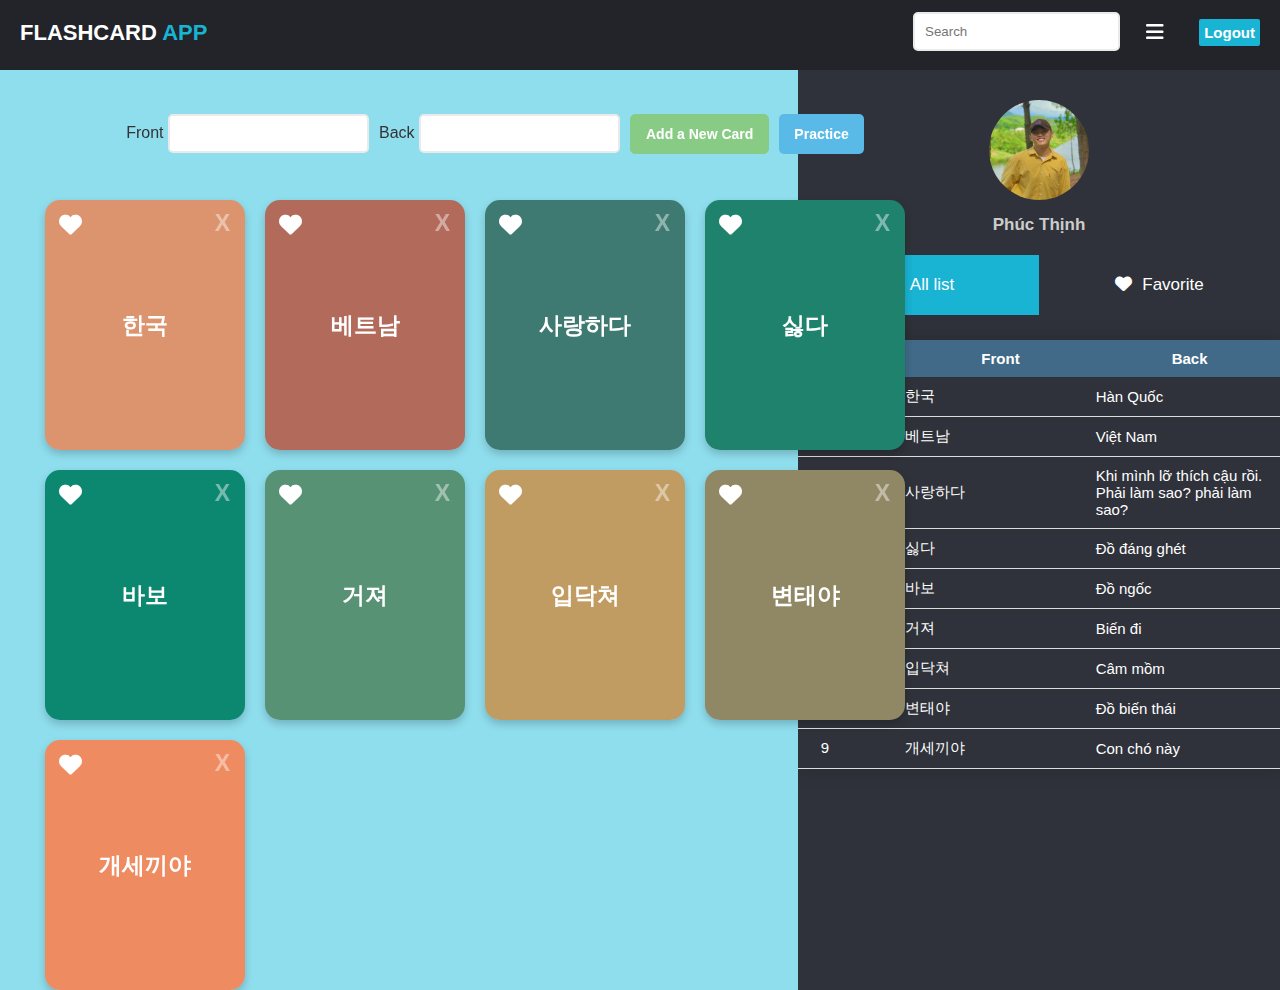
<file: Desktop/Codegym/CaseStudy/Flashcard-App/index.htm>
<!DOCTYPE html>
<html lang="en" dir="ltr">

<head>
  <meta charset="utf-8">
  <title>Flascard App</title>
  <link rel="shortcut icon" href="https://assets.materialup.com/uploads/53cce34d-ffa3-4b59-a4a1-ef695bcdda5b/preview" />
  <link rel="stylesheet" href="styles.css">
  <link rel="stylesheet" href="https://cdnjs.cloudflare.com/ajax/libs/font-awesome/6.1.1/css/all.min.css">
</head>

<body>

  <input type="checkbox" id="check">
  <!--header area start-->
  <header>
    <p value=""></p>
    <div class="left_area">
      <h3>Flashcard <span>App</span></h3>
    </div>
    <div class="right_area">
      <!--Search area start-->
      <div class="search-wrapper">
        <input type="search" id="search" placeholder="Search" data-search>
      </div>
      <!--Search area end-->

      <label for="check">
        <i class="fas fa-bars" id="sidebar_btn"></i>
      </label>
      <a href="#" class="logout_btn">Logout</a>
    </div>
  </header>
  <!--header area end-->

  <!--sidebar start-->
  
  <div class="sidebar">
    <center>
      <img
        src="avatar.jpeg"
        class="profile_image" alt="">
      <h4>Phúc Thịnh</h4>
    </center>
    <div class="sidebar-selector">
      <a href="#" onclick="showListCard()" id="allListSelector"><i class="fa-solid fa-list"></i><span>All list</span></a>
      <a href="#" onclick="showFavoriteListCards()" id="favoriteListSelector"><i class="fa-solid fa-heart"></i><span>Favorite</span></a>
    </div>
    <table style="border: 1px; color: white;" id="tablebAllList">
      <thead>
        <tr>
          <td><input class="check-box" type="checkbox"></td>
          <th style="padding-left: 16px;">Id</th>
          <th>Front</th>
          <th>Back</th>
        </tr>
        
      </thead>

      <tbody id="tbAllList">
    </table>

    <table style="border: 1px; color: white;" id="tableFavoriteList">
      <thead>
        <tr>
          <td><input class="check-box" type="checkbox"></td>
          <th style="padding-left: 16px;">Id</th>
          <th>Front</th>
          <th>Back</th>
        </tr>
      </thead>
  
      <tbody id="tbFavoriteList">
        
      </tbody>
  
    </table>

    
  </div>

  <!--sidebar end-->

  <!--content start-->

  <div class="content">

    <div class="flashcard-form">
      <label for="front">Front
        <input type="text" id="front">
      </label>
      <label for="back">Back
        <input type="text" id="back">
      </label>
      <button onclick="createCard()">Add a New Card</button>
      <button class="make-practice" onclick="makePractice()" id="btn-practice" style="background-color: #59bae7; border: none">Practice</button>
      <button class="make-practice d-none"  onclick="removePractice()" id="btn-reset" style="background-color: #cb8484; border: #cb8484;">Reset</button>
      
    </div>

    <div class="container">
      
    </div> 

    
  </div>

    
  </div>

   <!--content end-->

   <!--Practice area start-->

  

   <!--Practice area end-->

 

<script src="script.js"></script>
</body>

</html>
</file>
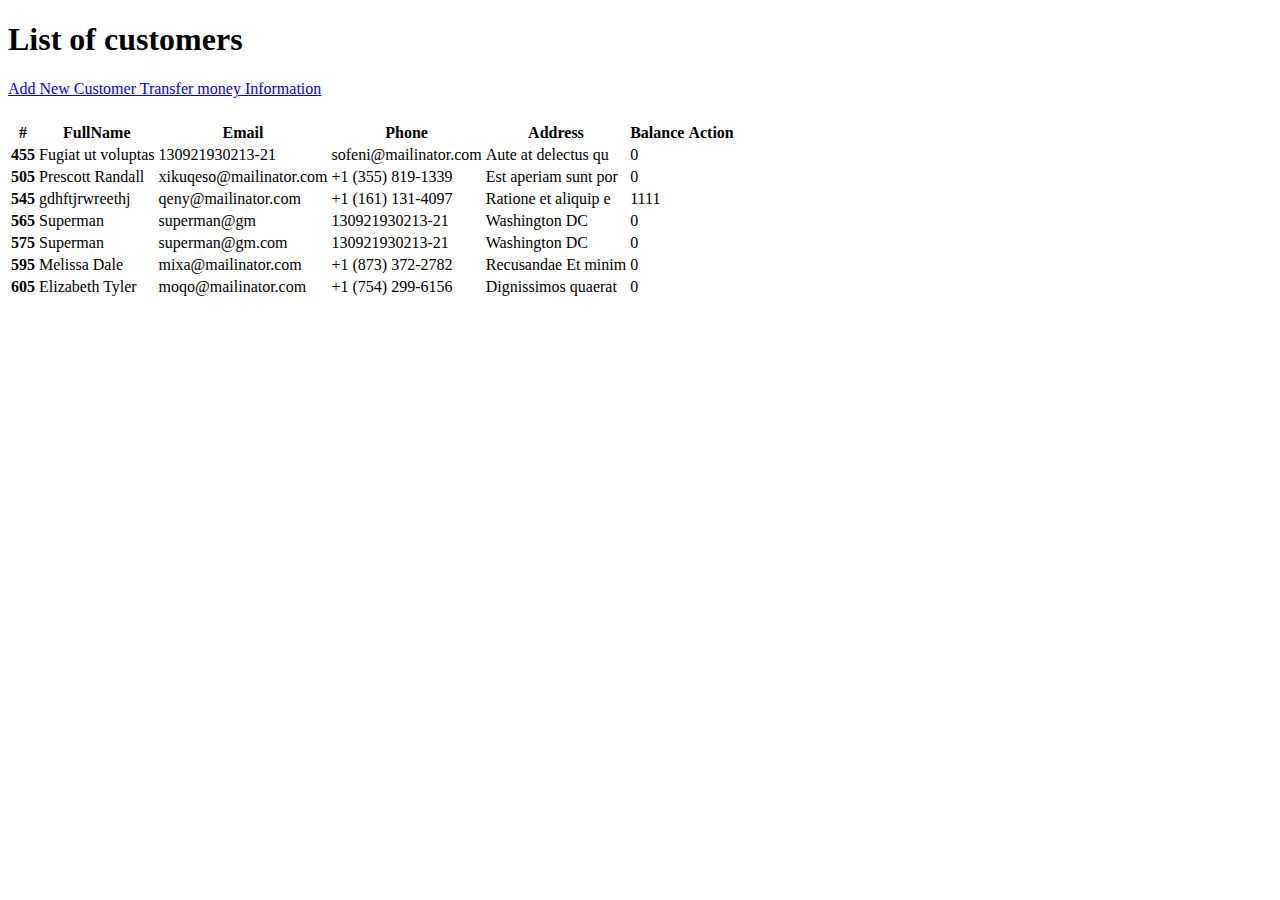
<file: Desktop/Codegym/Module3/Bootstrap/bank-customers/index.html>
<!DOCTYPE html>
<html lang="en">

<head>
    <meta charset="UTF-8">
    <meta http-equiv="X-UA-Compatible" content="IE=edge">
    <meta name="viewport" content="width=device-width, initial-scale=1.0">
    <link rel="shortcut icon" href="./img/logo.png" type="image/x-icon" />
    <title>Document</title>
    <link rel="stylesheet" href="https://cdnjs.cloudflare.com/ajax/libs/font-awesome/6.1.1/css/all.min.css" integrity="sha512-KfkfwYDsLkIlwQp6LFnl8zNdLGxu9YAA1QvwINks4PhcElQSvqcyVLLD9aMhXd13uQjoXtEKNosOWaZqXgel0g==" crossorigin="anonymous" referrerpolicy="no-referrer" />
    <link rel="stylesheet" href="https://cdn.jsdelivr.net/npm/bootstrap@4.6.1/dist/css/bootstrap.min.css" integrity="sha384-zCbKRCUGaJDkqS1kPbPd7TveP5iyJE0EjAuZQTgFLD2ylzuqKfdKlfG/eSrtxUkn" crossorigin="anonymous">
    <script src="https://cdn.jsdelivr.net/npm/bootstrap@4.6.1/dist/js/bootstrap.bundle.min.js" integrity="sha384-fQybjgWLrvvRgtW6bFlB7jaZrFsaBXjsOMm/tB9LTS58ONXgqbR9W8oWht/amnpF" crossorigin="anonymous"> </script>
    <link rel="stylesheet" href="./css/style.css">
</head>

<body>
    <div class="container">
        <div class="row align-items-center bg-primary" style="height: 100px;">
            <div class="col-md-7">
                <h1 class="text-white">List of customers</h1>
            </div>
            <div class="col-md-5">
                <a href="/html/add-customer.html" class="btn btn-outline-light">
                    <i class="fa fa-plus-square-o" aria-hidden="true"></i>
                    <span>Add New Customer</span>
                </a>
                <a href="/html/transfer-infos.html" class="btn btn-outline-light">
                    <i class="fa fa-history" aria-hidden="true"></i>
                    <span>Transfer money Information</span>
                </a>
            </div>
        </div>
        <div class="row">
            <table class="table table-hover">
                <thead class="bg-success text-white">
                    <tr>
                        <th>#</th>
                        <th>FullName</th>
                        <th>Email</th>
                        <th>Phone</th>
                        <th>Address</th>
                        <th>Balance</th>
                        <th colspan="5">Action</th>
                    </tr>
                </thead>
                <tbody id="tb-customers">
                </tbody>
            </table>


        </div>
    </div>

    <script src="./js/customers-banking.js"></script>
</body>

</html>
</file>
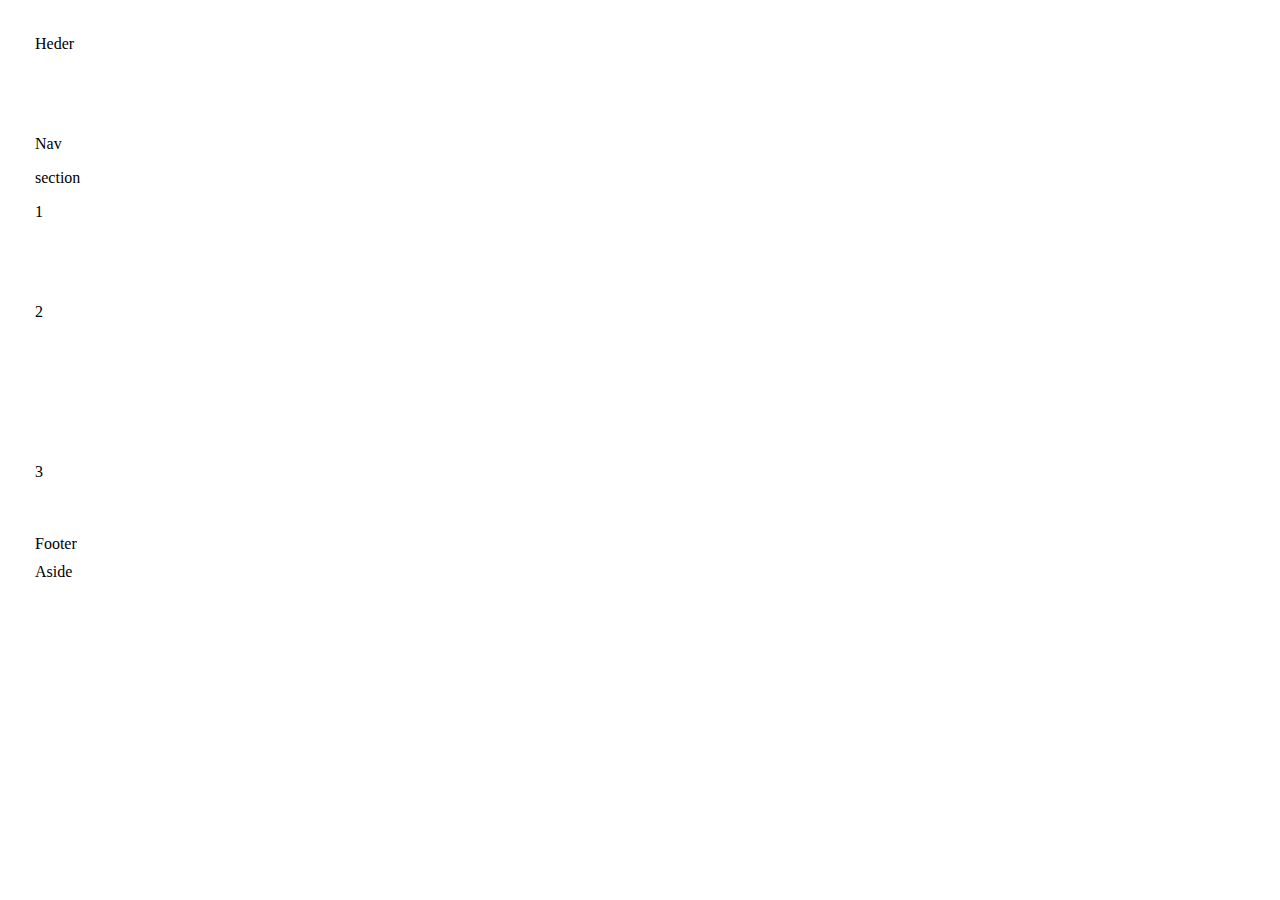
<file: Desktop/Codegym/Module3/Bootstrap/other/grid.html>
<!DOCTYPE html>
<html lang="en">
<head>
    <meta charset="UTF-8">
    <meta http-equiv="X-UA-Compatible" content="IE=edge">
    <meta name="viewport" content="width=device-width, initial-scale=1.0">
    <title>Document</title>
    <link rel="stylesheet" href="https://cdn.jsdelivr.net/npm/bootstrap@4.6.1/dist/css/bootstrap.min.css" integrity="sha384-zCbKRCUGaJDkqS1kPbPd7TveP5iyJE0EjAuZQTgFLD2ylzuqKfdKlfG/eSrtxUkn" crossorigin="anonymous">
    <style>
        body {
            margin: 35px;
        }
        .my-row{
            height: 400px;
        }
        .my-col{
            height: 100px;
        }
    </style>
</head>
<body>
    <div class="container-fluid">
        <!-- <div class="row">
            <div class="col-lg-2 bg-primary">
                <p>col-md3</p>
            </div>
            <div class="col-lg-3 bg-success">
                <p>col-md3</p>
            </div>
            <div class="col-lg-7 bg-warning">
                <p>col-md3</p>
            </div>
        </div> -->

        <!-- <div class="row my-row">
            <div class="col-md-4 col-sm-6 bg-primary">
                Row 1 Col 1
            </div>
            <div class="col-md-8 col-sm-6 bg-warning">
                Row 1 Col 2
            </div>
        </div>

        <div class="row my-row justify-content-between align-items-stretch">
            <div class="col-4  bg-danger order-12">
                Row 2 Col 1
            </div>
            <div class="col-4 offset-md-2 bg-info align-self-start order-2">
                Row 2 Col 2
            </div>
        </div> -->
    </div>

    <div class="container">
        <div class="row my-row">
            <div class="col-12 bg-primary my-col">Heder</div>
            <div class="col-12 bg-info">
                <div class="row my-row">
                    <div class="col-3 bg-danger">Nav</div>
                    <div class="col-6 bg-light">
                        <div class="row ">
                            <p>section</p>
                            <div class="col-12 bg-secondary" style="height: 100px;">1</div>
                            <div class="col-12 bg-light" style="height: 160px;">2</div>
                            <div class="col-12 bg-secondary" style="height: 100px;">3</div>
                        </div>
                    </div>
                    <div class="col-3 bg-danger">Aside</div>
                </div>
            </div>
            <div class="col-12 bg-warning my-col">Footer</div>
        </div>
    </div>
    



    <script src="https://cdn.jsdelivr.net/npm/bootstrap@4.6.1/dist/js/bootstrap.bundle.min.js" integrity="sha384-fQybjgWLrvvRgtW6bFlB7jaZrFsaBXjsOMm/tB9LTS58ONXgqbR9W8oWht/amnpF" crossorigin="anonymous"></script>
    <script src="https://cdn.jsdelivr.net/npm/jquery@3.5.1/dist/jquery.slim.min.js" integrity="sha384-DfXdz2htPH0lsSSs5nCTpuj/zy4C+OGpamoFVy38MVBnE+IbbVYUew+OrCXaRkfj" crossorigin="anonymous"></script>
    <script src="https://cdn.jsdelivr.net/npm/popper.js@1.16.1/dist/umd/popper.min.js" integrity="sha384-9/reFTGAW83EW2RDu2S0VKaIzap3H66lZH81PoYlFhbGU+6BZp6G7niu735Sk7lN" crossorigin="anonymous"></script>
    <script src="https://cdn.jsdelivr.net/npm/bootstrap@4.6.1/dist/js/bootstrap.min.js" integrity="sha384-VHvPCCyXqtD5DqJeNxl2dtTyhF78xXNXdkwX1CZeRusQfRKp+tA7hAShOK/B/fQ2" crossorigin="anonymous"></script>
    
</body>
</html>
</file>
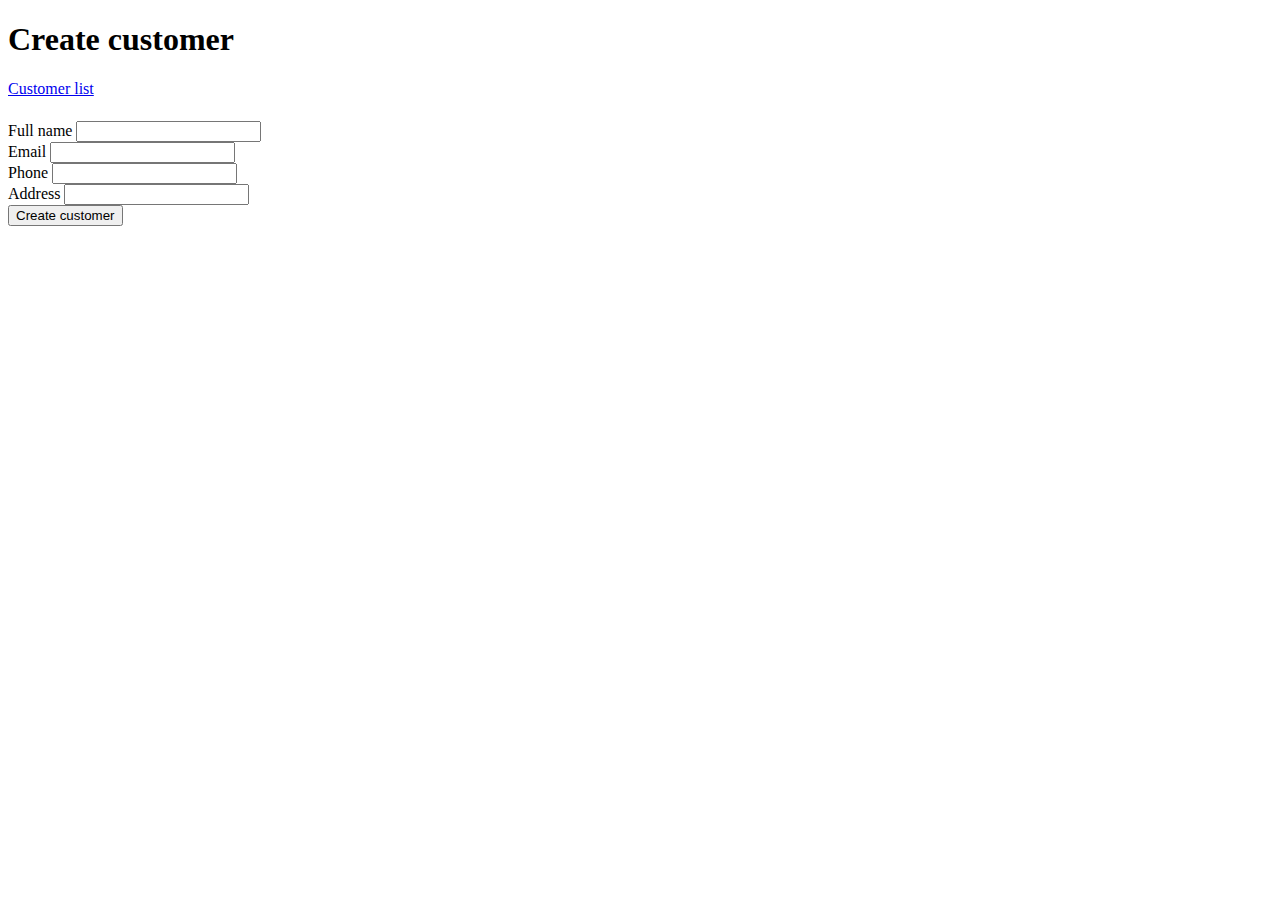
<file: Desktop/Codegym/Module3/Bootstrap/bank-customers/html/add-customer.html>
<!DOCTYPE html>
<html lang="en">
<head>
    <meta charset="UTF-8">
    <meta http-equiv="X-UA-Compatible" content="IE=edge">
    <meta name="viewport" content="width=device-width, initial-scale=1.0">
    <link rel="shortcut icon" href="/img/logo.png" type="image/x-icon" />
    <title>Create customer</title>
    <link rel="stylesheet" href="https://cdnjs.cloudflare.com/ajax/libs/font-awesome/6.1.1/css/all.min.css" integrity="sha512-KfkfwYDsLkIlwQp6LFnl8zNdLGxu9YAA1QvwINks4PhcElQSvqcyVLLD9aMhXd13uQjoXtEKNosOWaZqXgel0g==" crossorigin="anonymous" referrerpolicy="no-referrer" />
    <link rel="stylesheet" href="https://cdn.jsdelivr.net/npm/bootstrap@4.6.1/dist/css/bootstrap.min.css" integrity="sha384-zCbKRCUGaJDkqS1kPbPd7TveP5iyJE0EjAuZQTgFLD2ylzuqKfdKlfG/eSrtxUkn" crossorigin="anonymous">
    <script src="https://cdn.jsdelivr.net/npm/bootstrap@4.6.1/dist/js/bootstrap.bundle.min.js" integrity="sha384-fQybjgWLrvvRgtW6bFlB7jaZrFsaBXjsOMm/tB9LTS58ONXgqbR9W8oWht/amnpF" crossorigin="anonymous"> </script>
</head>
<body>
    <div class="container">
        <div class="row align-items-center bg-primary mb-4" style="height: 100px;">
            <div class="col-md-10">
                <h1 class="text-white">Create customer</h1>
            </div>
            <div class="col-md-2">
                <a href="/index.html" class="btn btn-outline-light">
                    <i class="fa fa-list" aria-hidden="true"></i>                
                    <span>Customer list</span>
                </a>
            </div>
        </div>
        <form action="">
            <div class="row mb-3">
                <div class="col-md-6 ">
                    <label for="updateFullname" class="font-weight-bold">Full name</label>
                    <input type="text" class="form-control" id="updateFullname">
                    
                </div>
                <div class="col-md-6">
                    <label for="updateEmail" class="font-weight-bold">Email</label>
                    <input type="email" class="form-control" id="updateEmail">
                </div>
            </div>
                <div class="row mb-4">
                    <div class="col-md-6">
                        <label for="updatePhone" class="font-weight-bold">Phone</label>
                        <input type="text" class="form-control" id="updatePhone">
                    </div>
                    <div class="col-md-6">
                        <label for="updateAddress" class="font-weight-bold">Address</label>
                        <input type="text" class="form-control" id="updateAddress">
                    </div>
                </div>
            <div class="row-md-3 mb-2">
                <button type="submit" class="btn btn-outline-primary">
                    <i class="fa fa-plus" aria-hidden="true"></i>
                    Create customer
                </button>
            </div>
        </form>
    </div>
</body>
</html>
</file>
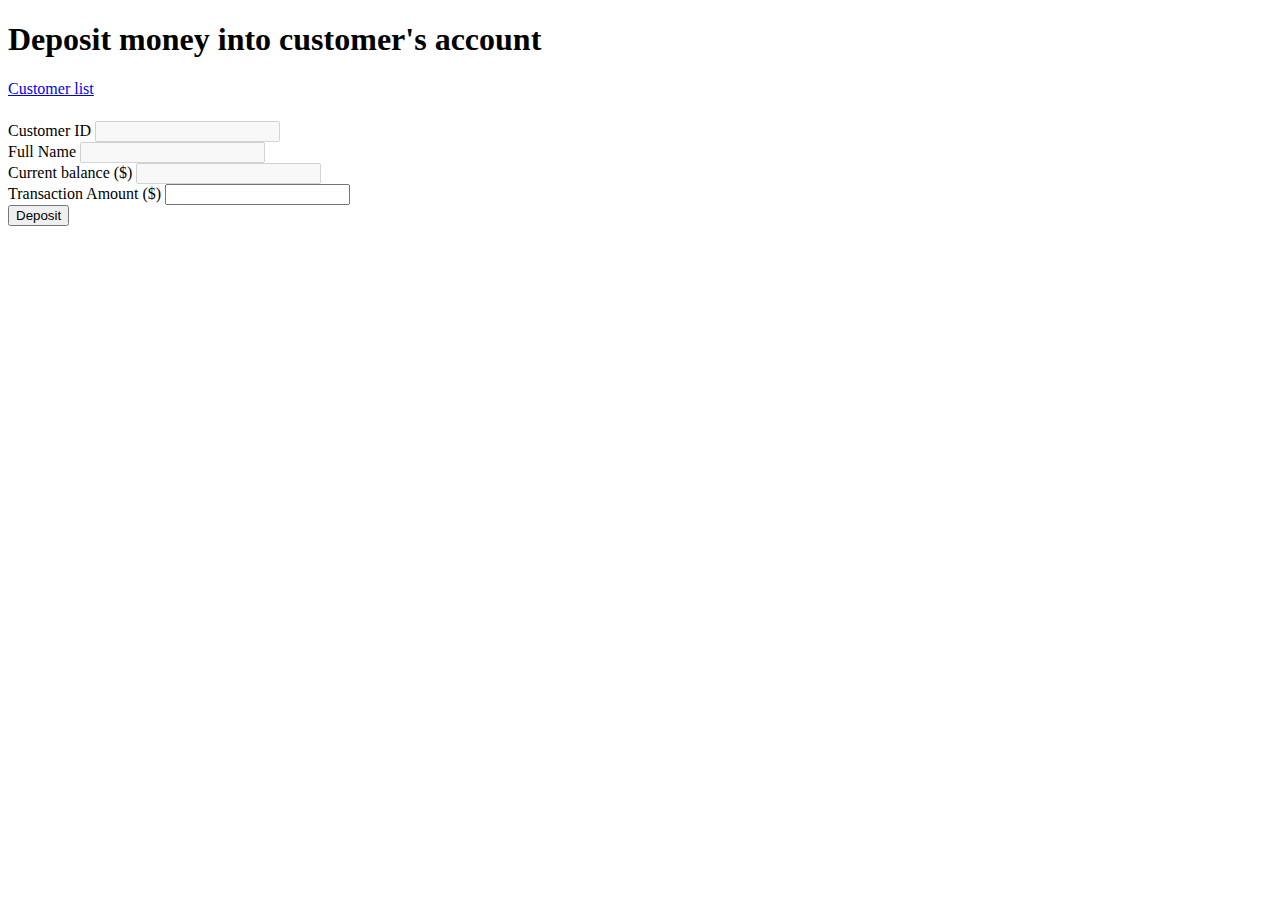
<file: Desktop/Codegym/Module3/Bootstrap/bank-customers/html/deposit.html>
<!DOCTYPE html>
<html lang="en">
<head>
    <meta charset="UTF-8">
    <meta http-equiv="X-UA-Compatible" content="IE=edge">
    <meta name="viewport" content="width=device-width, initial-scale=1.0">
    <link rel="shortcut icon" href="/img/logo.png" type="image/x-icon" />
    <title>Deposit money into customer's account</title>
    <link rel="stylesheet" href="https://cdnjs.cloudflare.com/ajax/libs/font-awesome/6.1.1/css/all.min.css" integrity="sha512-KfkfwYDsLkIlwQp6LFnl8zNdLGxu9YAA1QvwINks4PhcElQSvqcyVLLD9aMhXd13uQjoXtEKNosOWaZqXgel0g==" crossorigin="anonymous" referrerpolicy="no-referrer" />
    <link rel="stylesheet" href="https://cdn.jsdelivr.net/npm/bootstrap@4.6.1/dist/css/bootstrap.min.css" integrity="sha384-zCbKRCUGaJDkqS1kPbPd7TveP5iyJE0EjAuZQTgFLD2ylzuqKfdKlfG/eSrtxUkn" crossorigin="anonymous">
    <script src="https://cdn.jsdelivr.net/npm/bootstrap@4.6.1/dist/js/bootstrap.bundle.min.js" integrity="sha384-fQybjgWLrvvRgtW6bFlB7jaZrFsaBXjsOMm/tB9LTS58ONXgqbR9W8oWht/amnpF" crossorigin="anonymous"> </script>
</head>
<body>
    <div class="container">
        <div class="row align-items-center bg-primary mb-4" style="height: 100px;">
            <div class="col-md-10">
                <h1 class="text-white">Deposit money into customer's account</h1>
            </div>
            <div class="col-md-2">
                <a href="/index.html" class="btn btn-outline-light">
                    <i class="fa fa-list" aria-hidden="true"></i>                
                    <span>Customer list</span>
                </a>
            </div>
        </div>
        <form action="">
            <div class="row mb-3">
                <div class="col-md-6 ">
                    <label for="depositId" class="font-weight-bold">Customer ID</label>
                    <input type="text" class="form-control" id="depositId" disabled>
                    
                </div>
                <div class="col-md-6">
                    <label for="depositFullName" class="font-weight-bold">Full Name</label>
                    <input type="email" class="form-control" id="depositFullName" disabled>
                </div>
            </div>
                <div class="row mb-4">
                    <div class="col-md-6">
                        <label for="depositCurrentBalance" class="font-weight-bold">Current balance ($)</label>
                        <input type="text" class="form-control" id="depositCurrentBalance" disabled>
                    </div>
                    <div class="col-md-6">
                        <label for="depositTransactionAmount" class="font-weight-bold">Transaction Amount ($)</label>
                        <input type="text" class="form-control" id="depositTransactionAmount">
                    </div>
                </div>
            <div class="row-md-3 mb-2">
                <button type="submit" class="btn btn-outline-success">
                    <i class="fa fa-plus" aria-hidden="true"></i>
                    Deposit
                </button>
            </div>
        </form>
    </div>
</body>
</html>
</file>
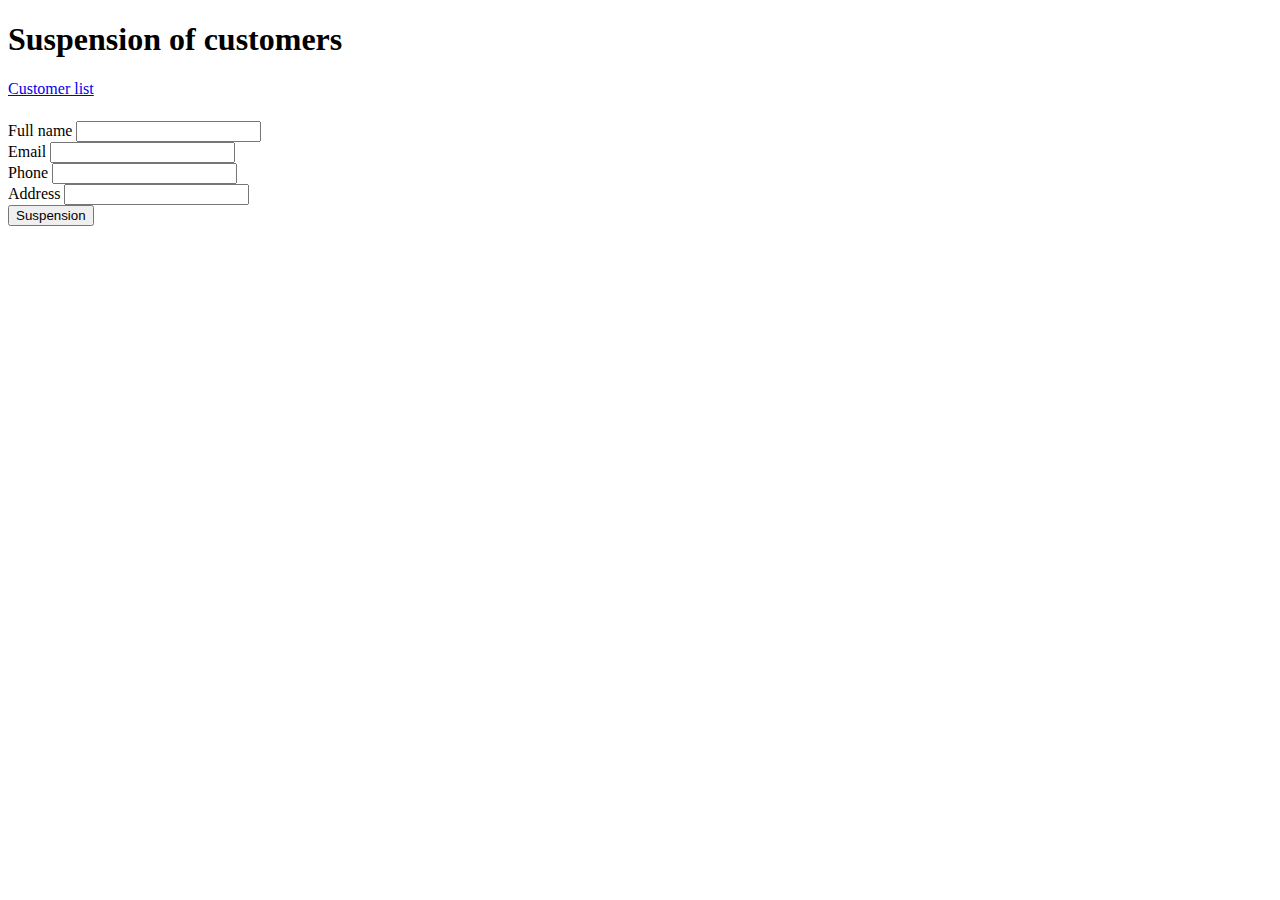
<file: Desktop/Codegym/Module3/Bootstrap/bank-customers/html/suspension.html>
<!DOCTYPE html>
<html lang="en">
<head>
    <meta charset="UTF-8">
    <meta http-equiv="X-UA-Compatible" content="IE=edge">
    <meta name="viewport" content="width=device-width, initial-scale=1.0">
    <link rel="shortcut icon" href="/img/logo.png" type="image/x-icon" />
    <title>Suspension of customers</title>
    <link rel="stylesheet" href="https://cdnjs.cloudflare.com/ajax/libs/font-awesome/6.1.1/css/all.min.css" integrity="sha512-KfkfwYDsLkIlwQp6LFnl8zNdLGxu9YAA1QvwINks4PhcElQSvqcyVLLD9aMhXd13uQjoXtEKNosOWaZqXgel0g==" crossorigin="anonymous" referrerpolicy="no-referrer" />
    <link rel="stylesheet" href="https://cdn.jsdelivr.net/npm/bootstrap@4.6.1/dist/css/bootstrap.min.css" integrity="sha384-zCbKRCUGaJDkqS1kPbPd7TveP5iyJE0EjAuZQTgFLD2ylzuqKfdKlfG/eSrtxUkn" crossorigin="anonymous">
    <script src="https://cdn.jsdelivr.net/npm/bootstrap@4.6.1/dist/js/bootstrap.bundle.min.js" integrity="sha384-fQybjgWLrvvRgtW6bFlB7jaZrFsaBXjsOMm/tB9LTS58ONXgqbR9W8oWht/amnpF" crossorigin="anonymous"> </script>
</head>
<body>
    <div class="container">
        <div class="row align-items-center bg-primary mb-4" style="height: 100px;">
            <div class="col-md-10">
                <h1 class="text-white">Suspension of customers</h1>
            </div>
            <div class="col-md-2">
                <a href="/index.html" class="btn btn-outline-light">
                    <i class="fa fa-list" aria-hidden="true"></i>                
                    <span>Customer list</span>
                </a>
            </div>
        </div>
        <form action="">
            <div class="row mb-3">
                <div class="col-md-6 ">
                    <label for="updateFullname" class="font-weight-bold">Full name</label>
                    <input type="text" class="form-control" id="updateFullname">
                    
                </div>
                <div class="col-md-6">
                    <label for="updateEmail" class="font-weight-bold">Email</label>
                    <input type="email" class="form-control" id="updateEmail">
                </div>
            </div>
                <div class="row mb-4">
                    <div class="col-md-6">
                        <label for="updatePhone" class="font-weight-bold">Phone</label>
                        <input type="text" class="form-control" id="updatePhone">
                    </div>
                    <div class="col-md-6">
                        <label for="updateAddress" class="font-weight-bold">Address</label>
                        <input type="text" class="form-control" id="updateAddress">
                    </div>
                </div>
            <div class="row-md-3 mb-2">
                <button type="submit" class="btn btn-outline-danger">
                    <i class="fa fa-ban" aria-hidden="true"></i>
                    Suspension
                </button>
            </div>
        </form>
    </div>
</body>
</html>
</file>
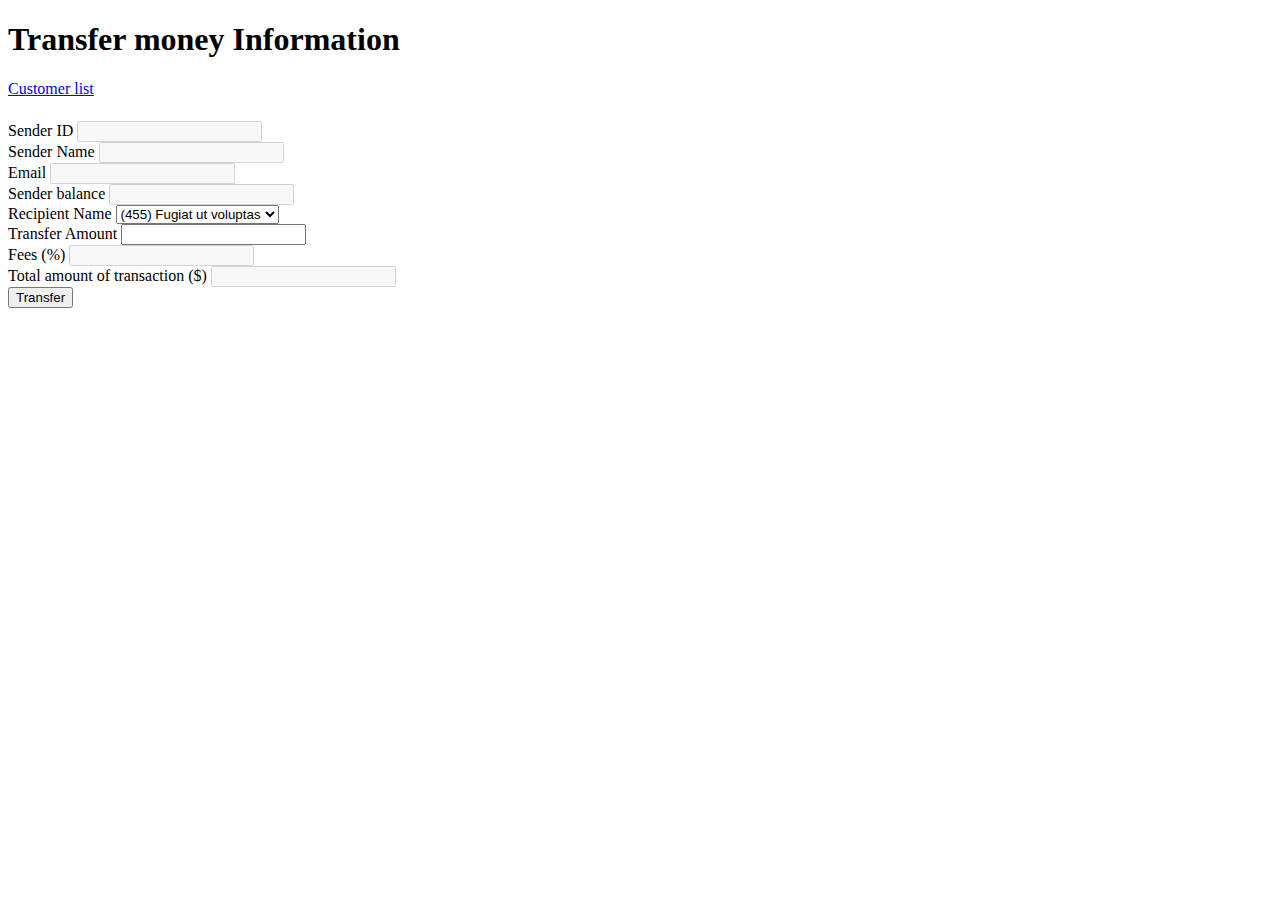
<file: Desktop/Codegym/Module3/Bootstrap/bank-customers/html/transfer.html>
<!DOCTYPE html>
<html lang="en">

<head>
    <meta charset="UTF-8">
    <meta http-equiv="X-UA-Compatible" content="IE=edge">
    <meta name="viewport" content="width=device-width, initial-scale=1.0">
    <link rel="shortcut icon" href="/img/logo.png" type="image/x-icon" />
    <title>Transfer money Information</title>
    <link rel="stylesheet" href="https://cdnjs.cloudflare.com/ajax/libs/font-awesome/6.1.1/css/all.min.css"
        integrity="sha512-KfkfwYDsLkIlwQp6LFnl8zNdLGxu9YAA1QvwINks4PhcElQSvqcyVLLD9aMhXd13uQjoXtEKNosOWaZqXgel0g=="
        crossorigin="anonymous" referrerpolicy="no-referrer" />
    <link rel="stylesheet" href="https://cdn.jsdelivr.net/npm/bootstrap@4.6.1/dist/css/bootstrap.min.css"
        integrity="sha384-zCbKRCUGaJDkqS1kPbPd7TveP5iyJE0EjAuZQTgFLD2ylzuqKfdKlfG/eSrtxUkn" crossorigin="anonymous">
    <script src="https://cdn.jsdelivr.net/npm/bootstrap@4.6.1/dist/js/bootstrap.bundle.min.js"
        integrity="sha384-fQybjgWLrvvRgtW6bFlB7jaZrFsaBXjsOMm/tB9LTS58ONXgqbR9W8oWht/amnpF" crossorigin="anonymous">
    </script>
</head>

<body>
    <div class="container">
        <div class="row align-items-center bg-primary mb-4" style="height: 100px;">
            <div class="col-md-10">
                <h1 class="text-white">Transfer money Information</h1>
            </div>
            <div class="col-md-2">
                <a href="/index.html" class="btn btn-outline-light">
                    <i class="fa fa-list" aria-hidden="true"></i>
                    <span>Customer list</span>
                </a>
            </div>
        </div>
        <form action="">
            <div class="row mb-3">
                <div class="col-md-3">
                    <label for="transferSenderId" class="font-weight-bold">Sender ID</label>
                    <input type="text" class="form-control" id="updateFullname" disabled>

                </div>
                <div class="col-md-3">
                    <label for="transferSenderName" class="font-weight-bold">Sender Name</label>
                    <input type="text" class="form-control" id="transferSenderName" disabled>
                </div>
                <div class="col-md-3">
                    <label for="transferEmail" class="font-weight-bold">Email</label>
                    <input type="text" class="form-control" id="transferEmail" disabled>
                </div>
                <div class="col-md-3">
                    <label for="transferSenderBalance" class="font-weight-bold">Sender balance</label>
                    <input type="text" class="form-control" id="transferSenderBalance" disabled>
                </div>
            </div>
            <div class="row mb-4">
                <div class="col-md-3">
                    <label for="transferRecipientName" class="font-weight-bold">Recipient Name</label>
                    <select class="form-control">
                        <option>(455) Fugiat ut voluptas</option>
                        <option>(505) Prescott Randall</option>
                        <option>(545) gdhftjrwreethj</option>
                        <option>(565) Superman</option>
                        <option>(575) Superman</option>
                        <option>(595) Melissa Dale</option>
                        <option>(605) Elizabeth Tyler</option>
                    </select> 

                </div>
                <div class="col-md-3">
                    <label for="transferTransferAmount" class="font-weight-bold">Transfer Amount</label>
                    <input type="text" class="form-control" id="transferTransferAmount">
                </div>
                <div class="col-md-3">
                    <label for="transferSenderId" class="font-weight-bold">Fees (%)</label>
                    <input type="text" class="form-control" id="transferSenderId" disabled>
                </div>
                <div class="col-md-3">
                    <label for="transferTotalAmount" class="font-weight-bold">Total amount of transaction ($)</label>
                    <input type="text" class="form-control" id="transferTotalAmount" disabled>
                </div>
            </div>

            <div class="row-md-3">
                <button type="submit" class="btn btn-outline-primary">
                    <i class="fa fa-exchange" aria-hidden="true"></i>
                    Transfer
                </button>
            </div>
        </form>
    </div>
</body>

</html>
</file>
<file: Desktop/Codegym/CaseStudy/Flashcard-App/styles.css>
@import url('https://fonts.googleapis.com/css2?family=Poppins:wght@300&family=Red+Hat+Mono&family=Roboto&family=Zen+Kaku+Gothic+Antique:wght@500&display=swap');

body {
    margin: 0;
    /* padding: 0; */
    font-family: "Roboto", sans-serif;
    font-family: sans-serif;
    /* font-family: "Zen Kaku Gothic Antique", sans-serif; */
    background-color: #8fdeee;
}

/* HEADER */

header {
    position: fixed;
    background: #22242A;
    padding: 20px;
    width: 100%;
    height: 30px;
    z-index: 1;
}

.left_area {
    top: 0
}

.left_area h3 {
    color: #fff;
    margin: 0;
    text-transform: uppercase;
    font-size: 22px;
    font-weight: 900;
    position: absolute;
    top: 20px;
}

.left_area span {
    color: #19B3D3;
}

.right_area {
    display: flex;
    justify-content: flex-end;
    flex-direction: row;
    align-items: flex-start;
}

.logout_btn {
    padding: 5px;
    background: #19B3D3;
    text-decoration: none;
    float: right;
    margin-top: -17px;
    margin-right: 40px;
    border-radius: 2px;
    font-size: 15px;
    font-weight: 600;
    color: #fff;
    transition: 0.5s;
    transition-property: background;
}

.logout_btn:hover {
    background: #0B87A6;
}

#search {
    position: absolute;
    top: 12px;
    right: 200px;
    width: 207px;
}

/* SIDEBAR */

.sidebar {
    background: #2f323a;
    margin-top: 70px;
    padding-top: 30px;
    position: fixed;
    right: 0;
    width: 482px;
    height: 100%;
    transition: 1s;
    transition-property: right;
    overflow: scroll;
    font-size: 17px;
}


.sidebar .profile_image {
    width: 100px;
    height: 100px;
    border-radius: 100px;
    margin-bottom: 10px;
}

.sidebar h4 {
    color: #ccc;
    margin-top: 0;
    margin-bottom: 20px;
}

.sidebar-selector {
    margin-left: 0;
    display: flex;
    /* background-color: #19B3D3; */
    text-align: center;
}

.sidebar a {
    color: #fff;
    display: block;
    width: 100%;
    line-height: 60px;
    text-decoration: none;
    box-sizing: border-box;
    transition: 1s;
    transition-property: background;
}

.sidebar a:hover {
    background: #19B3D3;
}

.sidebar i {
    padding-right: 10px;
}

label #sidebar_btn {
    z-index: 0;
    color: #fff;
    position: fixed;
    cursor: pointer;
    top: 46px;
    right: 100px;
    font-size: 20px;
    margin: -24px 16px;
    transition: 1s;
    transition-property: color;
}

label #sidebar_btn:hover {
    color: #19B3D3;
}

#check:checked~.sidebar {
    right: -490px;
}

#check:checked~.sidebar a span {
    display: none;
}

#check:checked~.sidebar a {
    font-size: 20px;
    margin-right: 170px;
    width: 80px;
}

/* CONTENT */

.content {
    position: relative;
    top: 75px;
    left: 0;
    z-index: 0;
    width: 950px;
    height: 100vh;
    margin-right: 250px;
    margin-left: 25px;
    margin-bottom: 54px;
    transition: 0.5s;
    display: flex;
    justify-content: flex-start;
    flex-direction: column;
    align-items: center;
    
    
}

#check:checked~.content {
    margin-right: 60px;
}

#check {
    display: none;
}

/* FLASHCARD-FORM */

.content .flashcard-form {
    position: relative;
    top: 39px;
    display: flex;
    justify-content: center;
    margin-bottom: 35px;
} 

label {
    font-weight: 400;
    color: #333;
    margin-right: 10px;
}

 input {
    border-radius: 5px;
    border: 2px solid #eaeaea;
    padding: 10px;
    outline: none;
}

 button {
    border-radius: 5px;
    border: 1px solid #87cb84;
    background-color: #87cb84;
    padding: 8px 15px;
    outline: none;
    font-size: 14px;
    font-weight: 700;
    color: #fff;
    cursor: pointer;
    transition: all 0.3s ease;
    height: 40px;
    margin-right: 10px;
}

 button:hover {
    background-color: #70a66f;
}

#btn-practice:hover {
    background-color: #0B87A6;
}

.make-check {
    background-color: #fff;
    color: #22242A;
    border: none;
    position: absolute;
    bottom: 15px;
    left: 32%;
    font-size: 12px;
    /* text-align: -webkit-auto; */
    width: 60px;
    height: 26px;
    padding: 8px;
}




/* CARD */

.container {
    display: flex;
    flex-wrap: wrap;
    margin-top: 30px;


}

.flip-card {
    background-color: transparent;
    width: 200px;
    height: 250px;
    perspective: 1000px;
    margin-top: 20px;
    margin-left: 20px;
    cursor: pointer;

}

.flip-card-inner {
    position: relative;
    width: 100%;
    height: 100%;
    text-align: center;
    transition: transform 1s;
    transform-style: preserve-3d;
    box-shadow: 0 4px 8px 0 rgba(0, 0, 0, 0.2);
    border-radius: 15px;
}

.flip-card:hover .flip-card-inner {
    transform: rotateY(180deg);
    box-shadow: 0 4px 8px 0 rgba(182, 37, 37, 0.2);
}

/* .flip-card:hover .flip-card-inner {
transform: scale(1.09);
} */


.flip-card-front,
.flip-card-back {
    position: absolute;
    width: 90%;
    height: 92%;
    -webkit-backface-visibility: hidden;
    backface-visibility: hidden;
    border-radius: 15px;
    display: flex;
    flex-direction: column;
    justify-content: center;
    align-items: center;
    align-content: space-around;
    font-size: 23px;
    font-weight: bold;
    padding: 5%;
}

.flip-card-front {
    background-color: #60b6af;
    color: white;

}

.flip-card-back {
    background-color: #2980b9;
    color: white;
    transform: rotateY(180deg);
}


.delete-card {
    position: absolute;
    right: 15px;
    top: 10px;
    padding: 0px;
    color: rgba(255, 255, 255, 0.43);
    transition: all 0.5s ease 0s;
}

.delete-card:hover {
    color: white;
}

.heart-card {
    position: absolute;
    left: -1px;
    top: -21px;
    padding: 10px 15px;
    color: #fff;
    transition: all 0.5s ease 0s;

}

.red-heart-card {
    position: absolute;
    left: -1px;
    top: -21px;
    padding: 10px 15px;
    color: #DB565B;
    transition: all 0.5s ease 0s;
}

.heart-card:hover {
    color: rgb(248, 248, 248)
}

.make-heart {
    color: rgb(139, 41, 41)
}


/* TABLE */

table {
    padding: 20px;
    border-collapse: collapse;
    margin: 25px 0;
    font-size: 0.9em;
    font-family: sans-serif;
    min-width: 400px;
    box-shadow: 0 0 20px rgba(0, 0, 0, 0.15);
    font-size: 15px;
}

thead {
    background-color: white;
    color: black;
    border-collapse: collapse;
    /* border: 1px solid white; */
}

thead {
    text-align: left;
}

thead tr {
    background-color: #406a88;
    color: #ffffff;
    text-align: left;
}

table tbody {
    transition: 1s;
}

th {
    padding: 10px 76px;
    
}

.check-box{
    display: none;
}

td input {
    background-color: black;
}

tbody tr {
    border-bottom: 1px solid #dddddd;
}

tbody td {
    padding: 10px 0px;
}

/* PRACTICE */

.container-practice {
    background-color: #0B87A6;
    width: 299px;
    height: 225px;
    z-index: -1;
    position: fixed;
    right: 100px;
    top: 23%;
    display: flex;
    flex-wrap: wrap;
    align-content: center;
    justify-content: center;
}

#btn-practice:hover {
    background-color: #0B87A6;
}

/* PSEUDO CLASS */
.d-none {
    display: none;
}

.show-displayColor {
    background-color: #19B3D3;
}

.correct {
    box-shadow: 0 4px 15px 0 rgba(2, 219, 85, 0.84);
}

.wrong {
    box-shadow: 0 4px 15px 0 rgb(237 1 1);
}
</file>
<file: Desktop/Codegym/Module3/Bootstrap/bank-customers/css/style.css>
.text-center {
    text-align: center !important;
}


/* .table-title {
    background: #299be4;
    color: #fff;
    padding: 16px 30px;
    border-radius: 3px 3px 0 0;
} */
</file>
